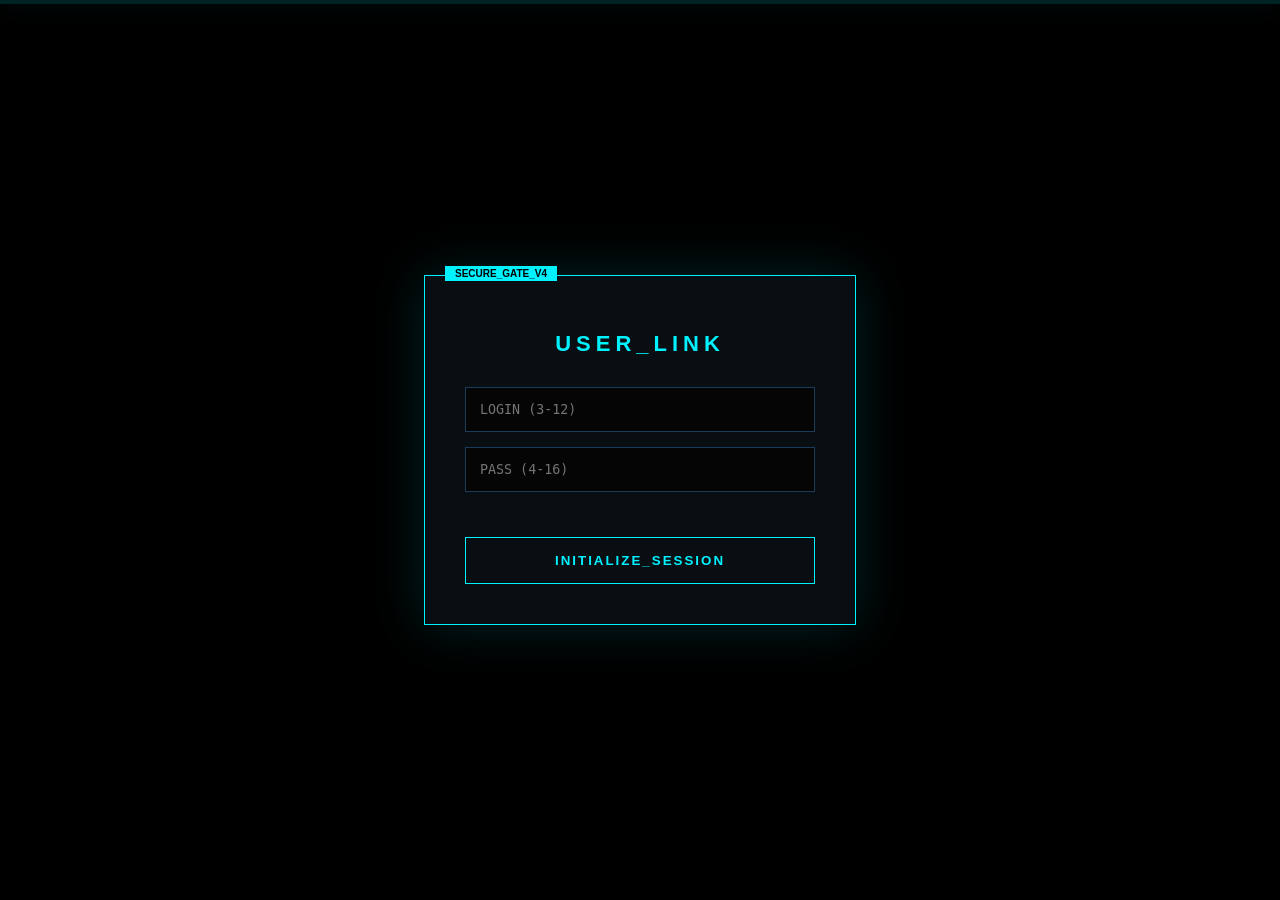
<file: index.html>
<!DOCTYPE html>
<html lang="ru">
<head>
    <meta charset="UTF-8">
    <title>ULTRA_CORE // OS_v4.0</title>
    <style>
        :root {
            --neon-blue: #00f2ff;
            --neon-green: #39ff14;
            --neon-red: #ff003c;
            --bg-dark: #000000;
            --card-bg: rgba(10, 15, 20, 0.98);
        }

        body {
            margin: 0;
            background: var(--bg-dark);
            color: white;
            font-family: 'Segoe UI', Tahoma, sans-serif;
            overflow: hidden; /* Скролл заблокирован до входа */
        }

        /* Анимированная полоса сканирования */
        .scanline {
            position: fixed;
            top: 0; left: 0; width: 100%; height: 4px;
            background: var(--neon-blue);
            opacity: 0.15;
            box-shadow: 0 0 20px var(--neon-blue);
            animation: moveScan 4s linear infinite;
            z-index: 1000;
            pointer-events: none;
        }
        @keyframes moveScan { 0% { top: -5px; } 100% { top: 100%; } }

        .logic-check { display: none; }

        /* ЭКРАН АВТОРИЗАЦИИ */
        .auth-overlay {
            position: fixed;
            inset: 0;
            background: #000;
            display: flex;
            justify-content: center;
            align-items: center;
            z-index: 500;
            transition: 1s cubic-bezier(0.7, 0, 0.3, 1);
        }

        /* Улетание экрана вверх при активации чекбокса */
        #auth-logic:checked ~ .auth-overlay {
            transform: translateY(-110%);
            pointer-events: none;
        }

        .auth-card {
            border: 1px solid var(--neon-blue);
            padding: 40px;
            background: var(--card-bg);
            box-shadow: 0 0 50px rgba(0, 242, 255, 0.15);
            width: 350px;
            text-align: center;
            position: relative;
        }

        .auth-card::before {
            content: "SECURE_GATE_V4";
            position: absolute; top: -10px; left: 20px;
            background: var(--neon-blue); color: #000;
            font-size: 10px; padding: 2px 10px; font-weight: bold;
        }

        .glitch-text { color: var(--neon-blue); letter-spacing: 5px; margin-bottom: 30px; font-size: 22px; }

        .cyber-input {
            display: block; width: 100%; box-sizing: border-box;
            margin: 15px 0; background: #050505; border: 1px solid #1a3a5a;
            padding: 14px; color: var(--neon-blue); outline: none;
            font-family: monospace; transition: 0.3s;
        }
        .cyber-input:focus { border-color: var(--neon-blue); box-shadow: 0 0 10px rgba(0, 242, 255, 0.3); }

        #status-msg { height: 20px; font-size: 11px; margin-bottom: 10px; text-transform: uppercase; letter-spacing: 1px; }

        /* ГЛАВНОЕ МЕНЮ */
        .main-wrapper { padding: 50px; max-width: 1200px; margin: 0 auto; opacity: 0; transition: 1.5s; }
        #auth-logic:checked ~ .main-wrapper { opacity: 1; }

        .top-header { 
            border-bottom: 1px solid #1a3a5a; padding-bottom: 20px; 
            margin-bottom: 40px; display: flex; justify-content: space-between; align-items: center;
        }

        .user-info { display: flex; align-items: center; gap: 20px; }
        .user-tag { color: var(--neon-green); font-weight: bold; text-transform: uppercase; letter-spacing: 1px; }
        .balance-tag { color: #ffd700; font-size: 14px; border: 1px solid #ffd700; padding: 2px 12px; border-radius: 2px; }

        .grid {
            display: grid;
            grid-template-columns: repeat(auto-fit, minmax(280px, 1fr));
            gap: 25px;
        }

        .cyber-card {
            background: var(--card-bg);
            border: 1px solid #1a3a5a;
            border-left: 5px solid var(--neon-blue);
            padding: 25px;
            text-decoration: none;
            color: #fff;
            transition: 0.4s;
        }

        .cyber-card:hover {
            border-color: var(--neon-blue);
            background: rgba(0, 242, 255, 0.05);
            transform: translateY(-5px);
            box-shadow: 0 10px 30px rgba(0, 242, 255, 0.1);
        }

        .mega-btn, .exit-btn {
            cursor: pointer; background: transparent;
            border: 1px solid var(--neon-blue); color: var(--neon-blue);
            padding: 15px; text-transform: uppercase; font-weight: bold;
            transition: 0.3s; width: 100%; letter-spacing: 2px;
        }
        .mega-btn:hover { background: var(--neon-blue); color: #000; }

        .exit-btn { border-color: var(--neon-red); color: var(--neon-red); width: auto; margin-top: 80px; }
        .exit-btn:hover { background: var(--neon-red); color: #fff; }
    </style>
</head>
<body>

    <div class="scanline"></div>
    
    <!-- Состояние авторизации -->
    <input type="checkbox" id="auth-logic" class="logic-check">

    <!-- ОКНО ВХОДА / РЕГИСТРАЦИИ -->
    <div class="auth-overlay">
        <div class="auth-card">
            <h1 class="glitch-text">USER_LINK</h1>
            <input type="text" id="user-id" placeholder="LOGIN (3-12)" class="cyber-input" maxlength="12">
            <input type="password" id="user-pass" placeholder="PASS (4-16)" class="cyber-input" maxlength="16">
            <div id="status-msg"></div>
            <button id="login-btn" class="mega-btn">INITIALIZE_SESSION</button>
        </div>
    </div>

    <!-- КОНТЕНТ ПОСЛЕ ВХОДА -->
    <div class="main-wrapper">
        <header class="top-header">
            <div class="user-info">
                <span style="color: var(--neon-blue)">● SYSTEM_ACTIVE</span>
                <span id="display-name" class="user-tag">GUEST</span>
                <span id="display-balance" class="balance-tag">0 USD</span>
            </div>
            <span style="opacity: 0.4; font-size: 11px; font-family: monospace;">ULTRA_CORE_V4.0_STABLE</span>
        </header>

        <h2 style="margin-bottom: 35px; letter-spacing: 4px; color: var(--neon-blue)">> SELECT_LEARNING_MODULE_</h2>

        <div class="grid">
            <a href="less_1.html" class="cyber-card">
                <h3 style="color:var(--neon-green)">#01 DINO_LOGIC</h3>
                <p style="opacity: 0.7; font-size: 14px;">Код и физика прыжка. Оригинальный Google Dino для LCD.</p>
            </a>

            <a href="less_2.html" class="cyber-card">
                <h3 style="color:var(--neon-green)">#02 VGA_DRIVER</h3>
                <p style="opacity: 0.7; font-size: 14px;">Генерация аналогового видеосигнала. Вывод графики.</p>
            </a>

            <a href="file:///C:/Users/user/Desktop/%D0%BD%D0%B5%20%D1%82%D1%80%D0%BE%D0%B3%D0%B0%D1%82%D1%8C/arduino_lesson/less_3_index.html" class="cyber-card">
                <h3 style="color:var(--neon-green)">#03 RADAR_SCAN</h3>
                <p style="opacity: 0.7; font-size: 14px;">Работа с ультразвуком и построение карты объектов.</p>
            </a>

            <a href="less_4.html" class="cyber-card">
                <h3 style="color:var(--neon-green)">#04 SERIAL_DEBUG</h3>
                <p style="opacity: 0.7; font-size: 14px;">Перехват логов и отладка систем через монитор порта.</p>
            </a>
        </div>

        <button id="logout-btn" class="exit-btn">SHUTDOWN_SYSTEM</button>
    </div>

    <script>
        document.addEventListener('DOMContentLoaded', () => {
            const authCheck = document.getElementById('auth-logic');
            const loginBtn = document.getElementById('login-btn');
            const logoutBtn = document.getElementById('logout-btn');
            const statusMsg = document.getElementById('status-msg');
            const nameLabel = document.getElementById('display-name');
            const balanceLabel = document.getElementById('display-balance');

            // 1. АВТО-ВХОД (Проверка сохраненной сессии)
            const currentSession = localStorage.getItem('active_user');
            if (currentSession) {
                const users = JSON.parse(localStorage.getItem('user_database')) || [];
                const userData = users.find(u => u.name === currentSession);
                if (userData) {
                    enterSystem(userData);
                }
            }

            // 2. ВХОД И РЕГИСТРАЦИЯ
            loginBtn.onclick = () => {
                const login = document.getElementById('user-id').value.trim();
                const pass = document.getElementById('user-pass').value.trim();

                if (login.length < 3 || pass.length < 4) {
                    msg("ERR: DATA_TOO_SHORT", "var(--neon-red)");
                    return;
                }

                let users = JSON.parse(localStorage.getItem('user_database')) || [];
                const existingUser = users.find(u => u.name.toLowerCase() === login.toLowerCase());

                if (existingUser) {
                    // ЕСЛИ ЮЗЕР ЕСТЬ - ПРОВЕРЯЕМ ПАРОЛЬ
                    if (existingUser.password === pass) {
                        enterSystem(existingUser);
                    } else {
                        msg("ERR: ACCESS_DENIED (WRONG_PASS)", "var(--neon-red)");
                    }
                } else {
                    // РЕГИСТРАЦИЯ НОВОГО
                    const newUser = { 
                        name: login, 
                        password: pass, 
                        balance: 100 // Подарок при регистрации
                    };
                    users.push(newUser);
                    localStorage.setItem('user_database', JSON.stringify(users));
                    enterSystem(newUser);
                }
            };

            function enterSystem(user) {
                localStorage.setItem('active_user', user.name);
                nameLabel.innerText = "USER: " + user.name.toUpperCase();
                balanceLabel.innerText = user.balance + " USD";
                authCheck.checked = true;
                document.body.style.overflow = 'auto'; // Разрешаем скролл
            }

            function msg(text, color) {
                statusMsg.style.color = color;
                statusMsg.innerText = text;
            }

            // 3. ВЫХОД
            logoutBtn.onclick = () => {
                localStorage.removeItem('active_user');
                location.reload();
            };
        });
    </script>
</body>
</html>
</file>
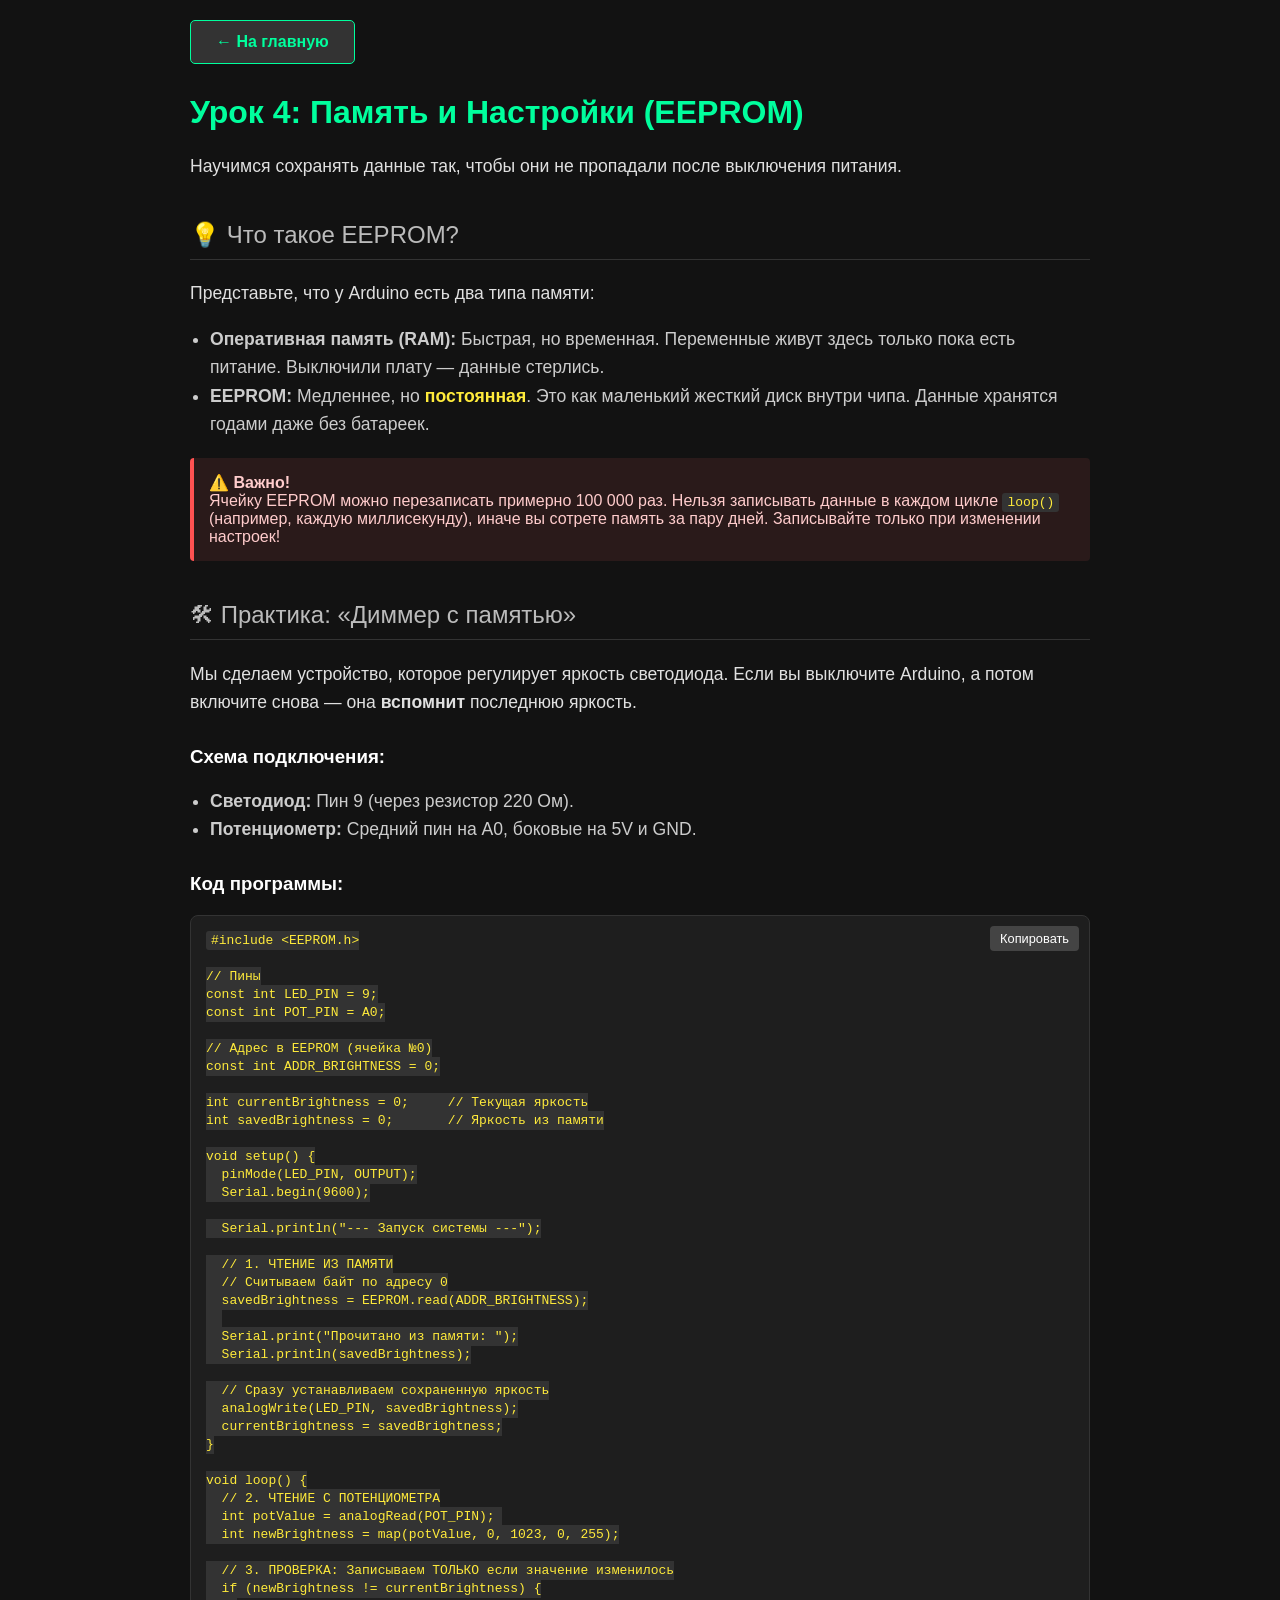
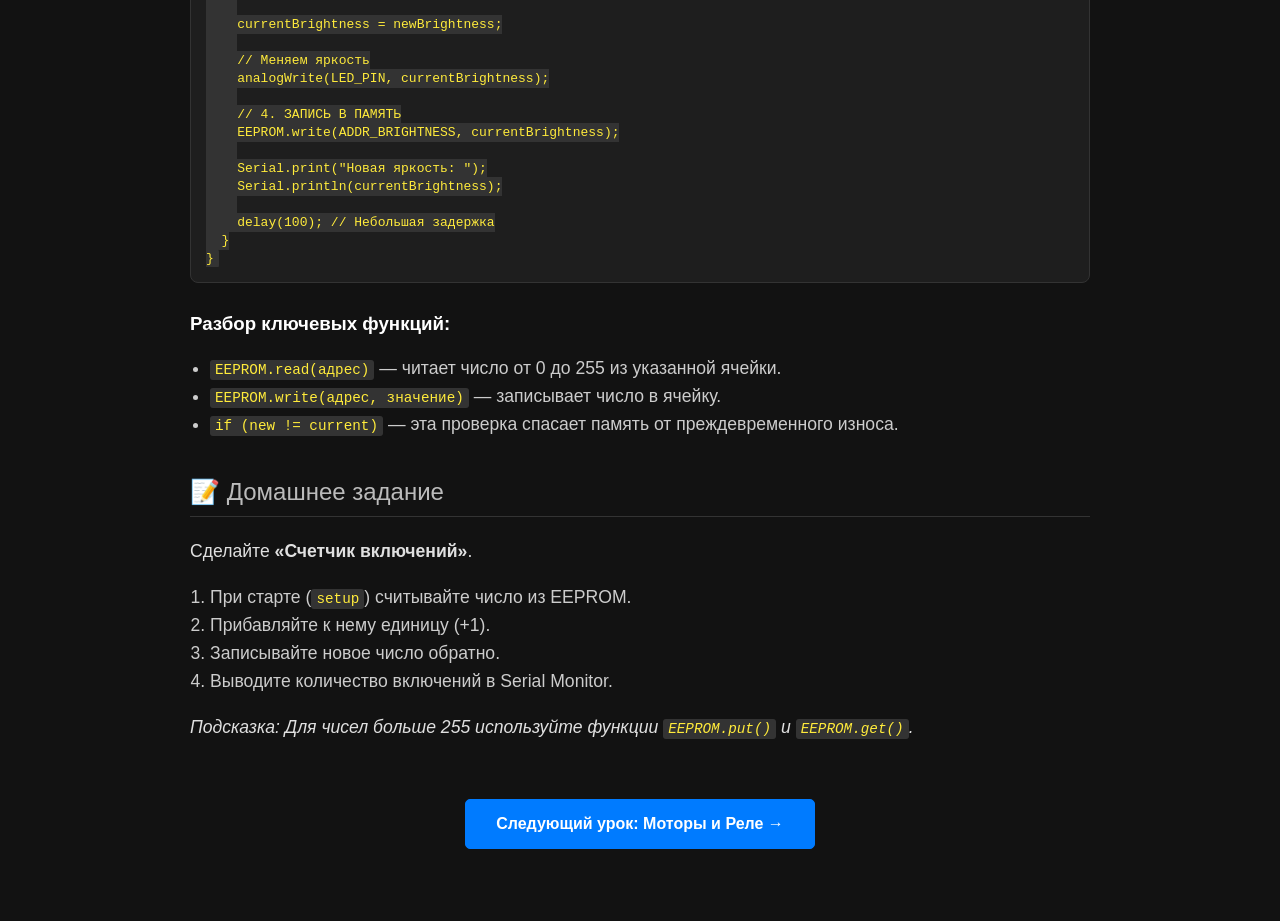
<file: less_4.html>
<!DOCTYPE html>
<html lang="ru">
<head>
    <meta charset="UTF-8">
    <meta name="viewport" content="width=device-width, initial-scale=1.0">
    <title>Урок 4: Память EEPROM</title>
    <!-- Подключение внешнего CSS файла -->
    <link rel="stylesheet" href="style-4.css">
</head>
<body>

    <div class="container">
        <!-- Навигация -->
        <div class="top-nav">
            <a href="index.html" class="home-btn">← На главную</a>
        </div>

        <!-- Заголовок урока -->
        <h1>Урок 4: Память и Настройки (EEPROM)</h1>
        <p>Научимся сохранять данные так, чтобы они не пропадали после выключения питания.</p>

        <!-- Теория -->
        <h2>💡 Что такое EEPROM?</h2>
        <p>Представьте, что у Arduino есть два типа памяти:</p>
        <ul>
            <li><strong>Оперативная память (RAM):</strong> Быстрая, но временная. Переменные живут здесь только пока есть питание. Выключили плату — данные стерлись.</li>
            <li><strong>EEPROM:</strong> Медленнее, но <span class="highlight">постоянная</span>. Это как маленький жесткий диск внутри чипа. Данные хранятся годами даже без батареек.</li>
        </ul>

        <div class="warning">
            <strong>⚠️ Важно!</strong><br>
            Ячейку EEPROM можно перезаписать примерно 100 000 раз. 
            Нельзя записывать данные в каждом цикле <code>loop()</code> (например, каждую миллисекунду), иначе вы сотрете память за пару дней. 
            Записывайте только при изменении настроек!
        </div>

        <!-- Практика -->
        <h2>🛠 Практика: «Диммер с памятью»</h2>
        <p>Мы сделаем устройство, которое регулирует яркость светодиода. Если вы выключите Arduino, а потом включите снова — она <strong>вспомнит</strong> последнюю яркость.</p>
        
        <h3>Схема подключения:</h3>
        <ul>
            <li><strong>Светодиод:</strong> Пин 9 (через резистор 220 Ом).</li>
            <li><strong>Потенциометр:</strong> Средний пин на A0, боковые на 5V и GND.</li>
        </ul>

        <h3>Код программы:</h3>
        <div class="code-box">
            <button class="copy-btn" onclick="copyCode()">Копировать</button>
<pre id="arduino-code"><code>#include &lt;EEPROM.h&gt;

// Пины
const int LED_PIN = 9;
const int POT_PIN = A0;

// Адрес в EEPROM (ячейка №0)
const int ADDR_BRIGHTNESS = 0;

int currentBrightness = 0;     // Текущая яркость
int savedBrightness = 0;       // Яркость из памяти

void setup() {
  pinMode(LED_PIN, OUTPUT);
  Serial.begin(9600);

  Serial.println("--- Запуск системы ---");

  // 1. ЧТЕНИЕ ИЗ ПАМЯТИ
  // Считываем байт по адресу 0
  savedBrightness = EEPROM.read(ADDR_BRIGHTNESS);
  
  Serial.print("Прочитано из памяти: ");
  Serial.println(savedBrightness);

  // Сразу устанавливаем сохраненную яркость
  analogWrite(LED_PIN, savedBrightness);
  currentBrightness = savedBrightness;
}

void loop() {
  // 2. ЧТЕНИЕ С ПОТЕНЦИОМЕТРА
  int potValue = analogRead(POT_PIN); 
  int newBrightness = map(potValue, 0, 1023, 0, 255);

  // 3. ПРОВЕРКА: Записываем ТОЛЬКО если значение изменилось
  if (newBrightness != currentBrightness) {
    
    currentBrightness = newBrightness;
    
    // Меняем яркость
    analogWrite(LED_PIN, currentBrightness);
    
    // 4. ЗАПИСЬ В ПАМЯТЬ
    EEPROM.write(ADDR_BRIGHTNESS, currentBrightness);
    
    Serial.print("Новая яркость: ");
    Serial.println(currentBrightness);
    
    delay(100); // Небольшая задержка
  }
}</code></pre>
        </div>

        <h3>Разбор ключевых функций:</h3>
        <ul>
            <li><code>EEPROM.read(адрес)</code> — читает число от 0 до 255 из указанной ячейки.</li>
            <li><code>EEPROM.write(адрес, значение)</code> — записывает число в ячейку.</li>
            <li><code>if (new != current)</code> — эта проверка спасает память от преждевременного износа.</li>
        </ul>

        <h2>📝 Домашнее задание</h2>
        <p>Сделайте <strong>«Счетчик включений»</strong>.</p>
        <ol>
            <li>При старте (<code>setup</code>) считывайте число из EEPROM.</li>
            <li>Прибавляйте к нему единицу (+1).</li>
            <li>Записывайте новое число обратно.</li>
            <li>Выводите количество включений в Serial Monitor.</li>
        </ol>
        <p><em>Подсказка: Для чисел больше 255 используйте функции <code>EEPROM.put()</code> и <code>EEPROM.get()</code>.</em></p>

        <!-- Кнопка далее -->
        <div style="text-align: center;">
            <a href="lesson11.html" class="next-lesson-btn">Следующий урок: Моторы и Реле →</a>
        </div>
    </div>

    <script>
        function copyCode() {
            const codeText = document.getElementById('arduino-code').innerText;
            navigator.clipboard.writeText(codeText).then(() => {
                const btn = document.querySelector('.copy-btn');
                btn.innerText = "Скопировано!";
                setTimeout(() => {
                    btn.innerText = "Копировать";
                }, 2000);
            });
        }
    </script>
</body>
</html>
</file>
<file: style-4.css>
body {
    background-color: #121212;
    color: #e0e0e0;
    font-family: sans-serif;
    padding: 20px;
    margin: 0;
}

.container {
    max-width: 900px;
    margin: 0 auto;
}

/* Кнопка Главная */
.top-nav {
    margin-bottom: 30px;
}

.home-btn {
    display: inline-block;
    padding: 12px 25px;
    background-color: #333;
    color: #00ff9d; /* Зеленый акцент */
    text-decoration: none;
    border-radius: 5px;
    font-weight: bold;
    border: 1px solid #00ff9d;
    transition: 0.3s;
}

.home-btn:hover {
    background-color: #00ff9d;
    color: #121212;
}

/* Заголовки */
h1 { 
    color: #00ff9d; 
    margin-top: 0;
}

h2 { 
    color: #bbb; 
    font-weight: normal; 
    border-bottom: 1px solid #333; 
    padding-bottom: 10px; 
    margin-top: 40px;
}

h3 {
    color: #fff;
    margin-top: 30px;
}

p, li {
    font-size: 1.1em;
    line-height: 1.6;
}

ul, ol {
    color: #ccc;
    padding-left: 20px;
}

code {
    background-color: #333;
    padding: 2px 5px;
    border-radius: 3px;
    color: #ffeb3b;
    font-family: monospace;
}

/* Блок кода */
.code-box {
    background-color: #1e1e1e;
    border: 1px solid #333;
    padding: 15px;
    position: relative;
    border-radius: 8px;
    margin: 20px 0;
}

pre {
    color: #dcdcaa;
    font-family: 'Consolas', 'Monaco', monospace;
    overflow-x: auto;
    margin: 0;
    white-space: pre-wrap; /* Перенос строк для мобильных */
}

.copy-btn {
    position: absolute;
    top: 10px;
    right: 10px;
    cursor: pointer;
    background: #444;
    color: #fff;
    border: none;
    padding: 5px 10px;
    border-radius: 4px;
    font-size: 0.8em;
    transition: background 0.2s;
}

.copy-btn:hover {
    background: #666;
}

/* Выделение важных моментов */
.highlight {
    color: #ffeb3b;
    font-weight: bold;
}

.warning {
    border-left: 4px solid #ff5252;
    background: #2a1a1a;
    padding: 15px;
    margin: 20px 0;
    border-radius: 4px;
    color: #ffcccc;
}

/* Кнопка следующий урок */
.next-lesson-btn {
    display: inline-block;
    margin-top: 40px;
    padding: 15px 30px;
    background-color: #007bff;
    color: #fff;
    text-decoration: none;
    border-radius: 5px;
    font-weight: bold;
    border: 1px solid #007bff;
    transition: 0.3s;
}

.next-lesson-btn:hover {
    background-color: #0056b3;
    border-color: #0056b3;
}

img {
    max-width: 100%;
    border-radius: 10px;
    margin: 20px 0;
    border: 1px solid #333;
}
</file>
